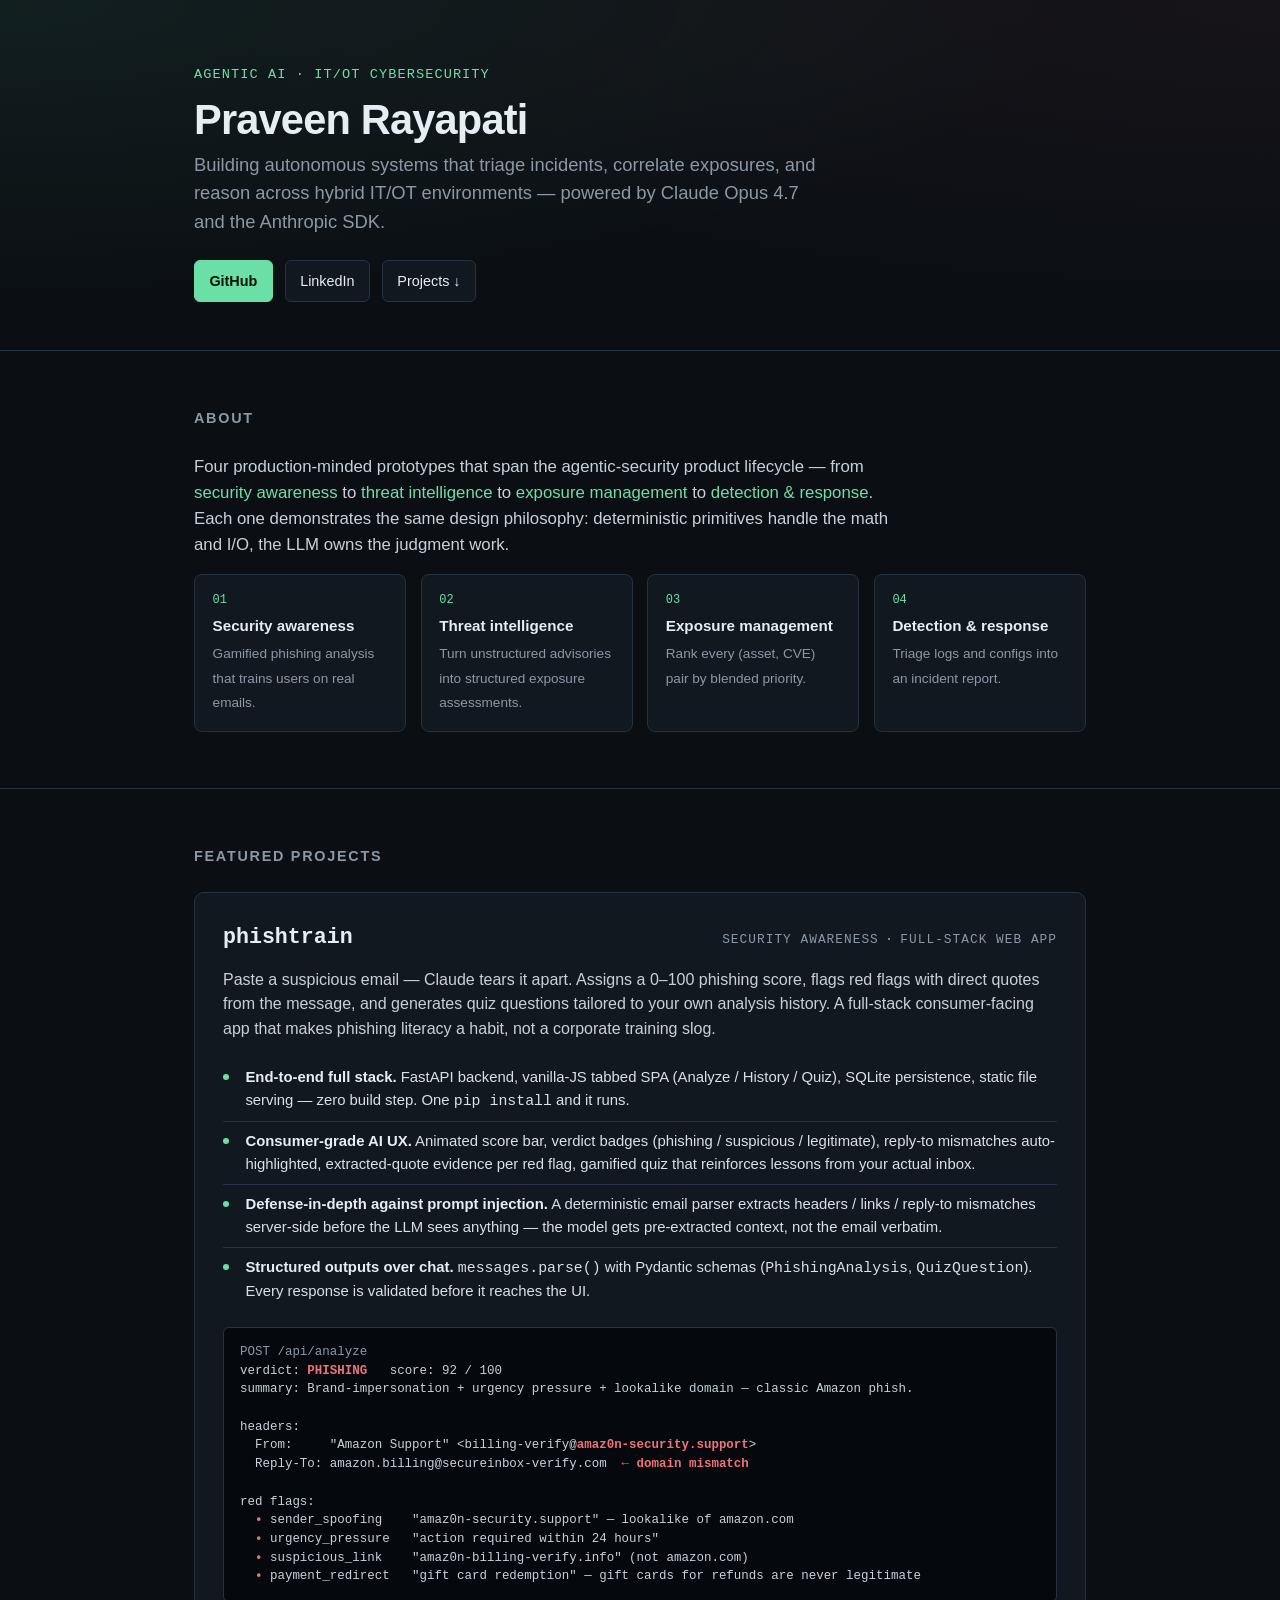
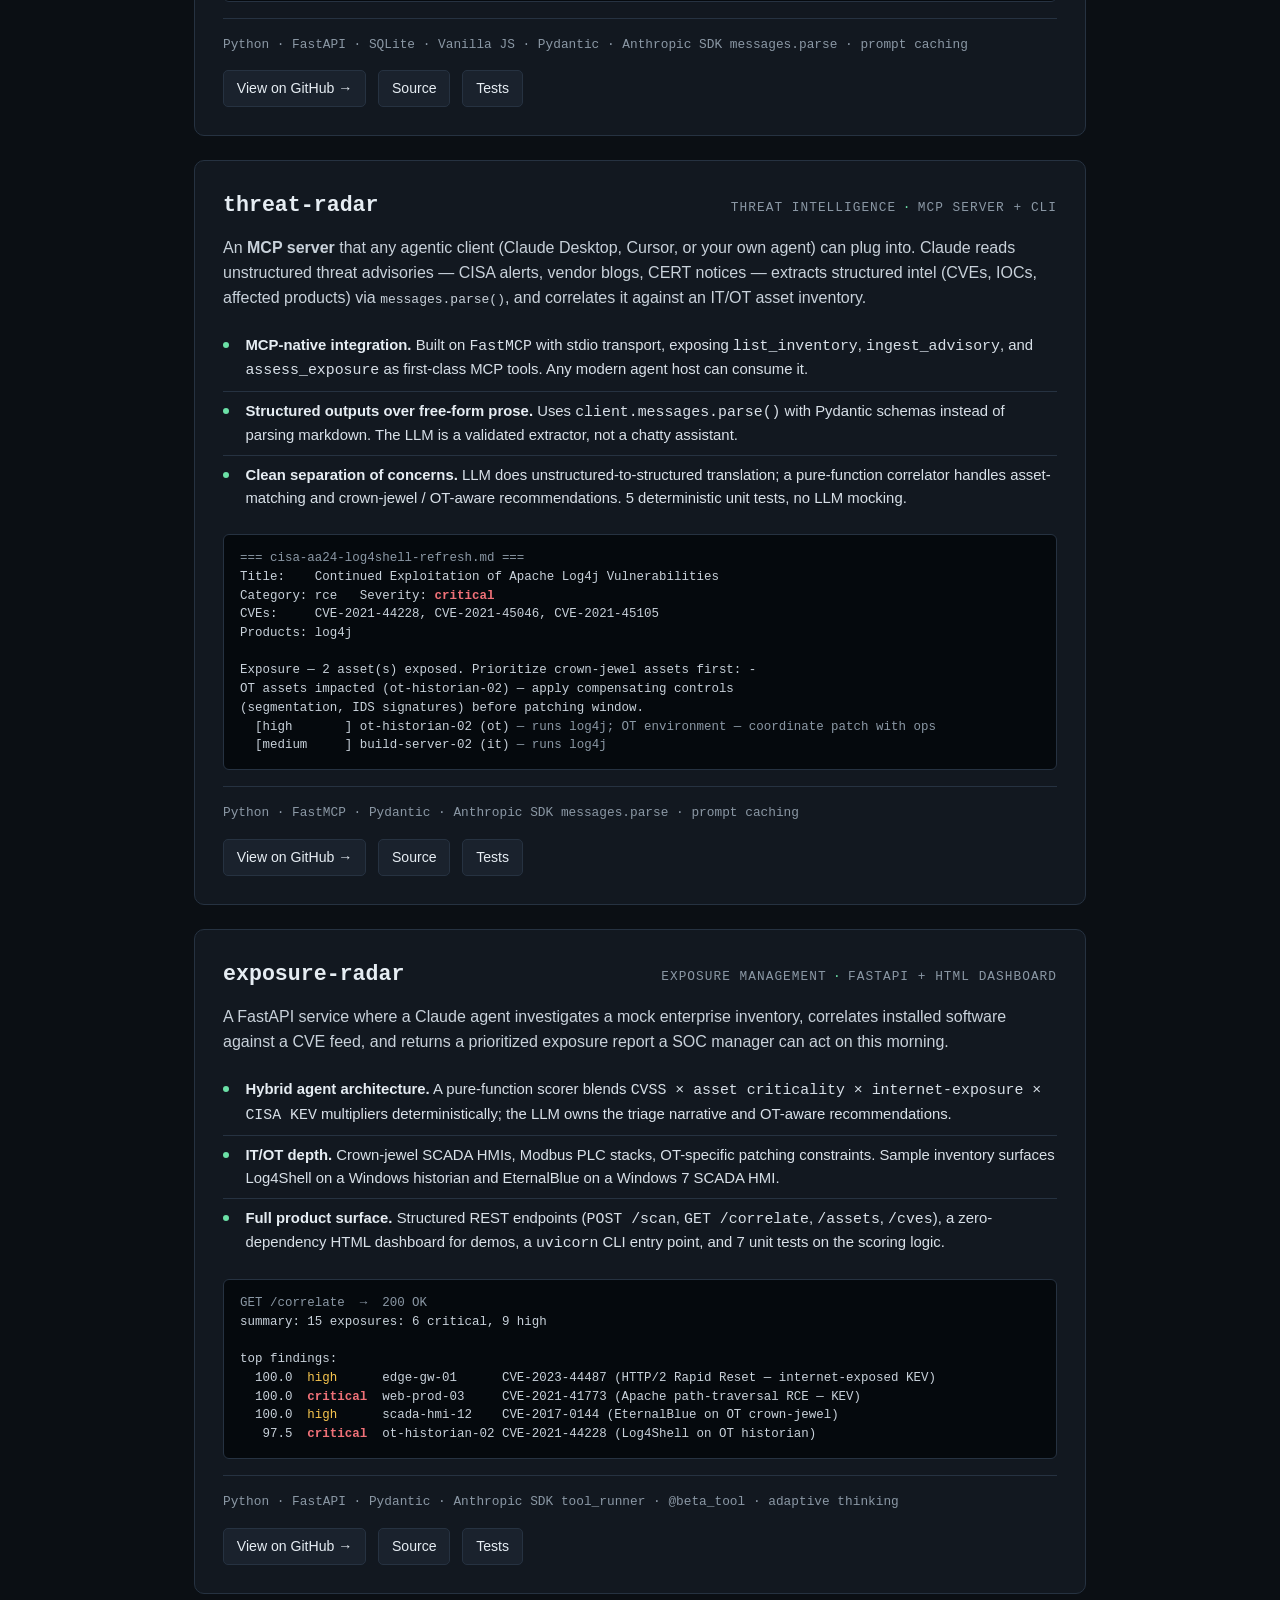
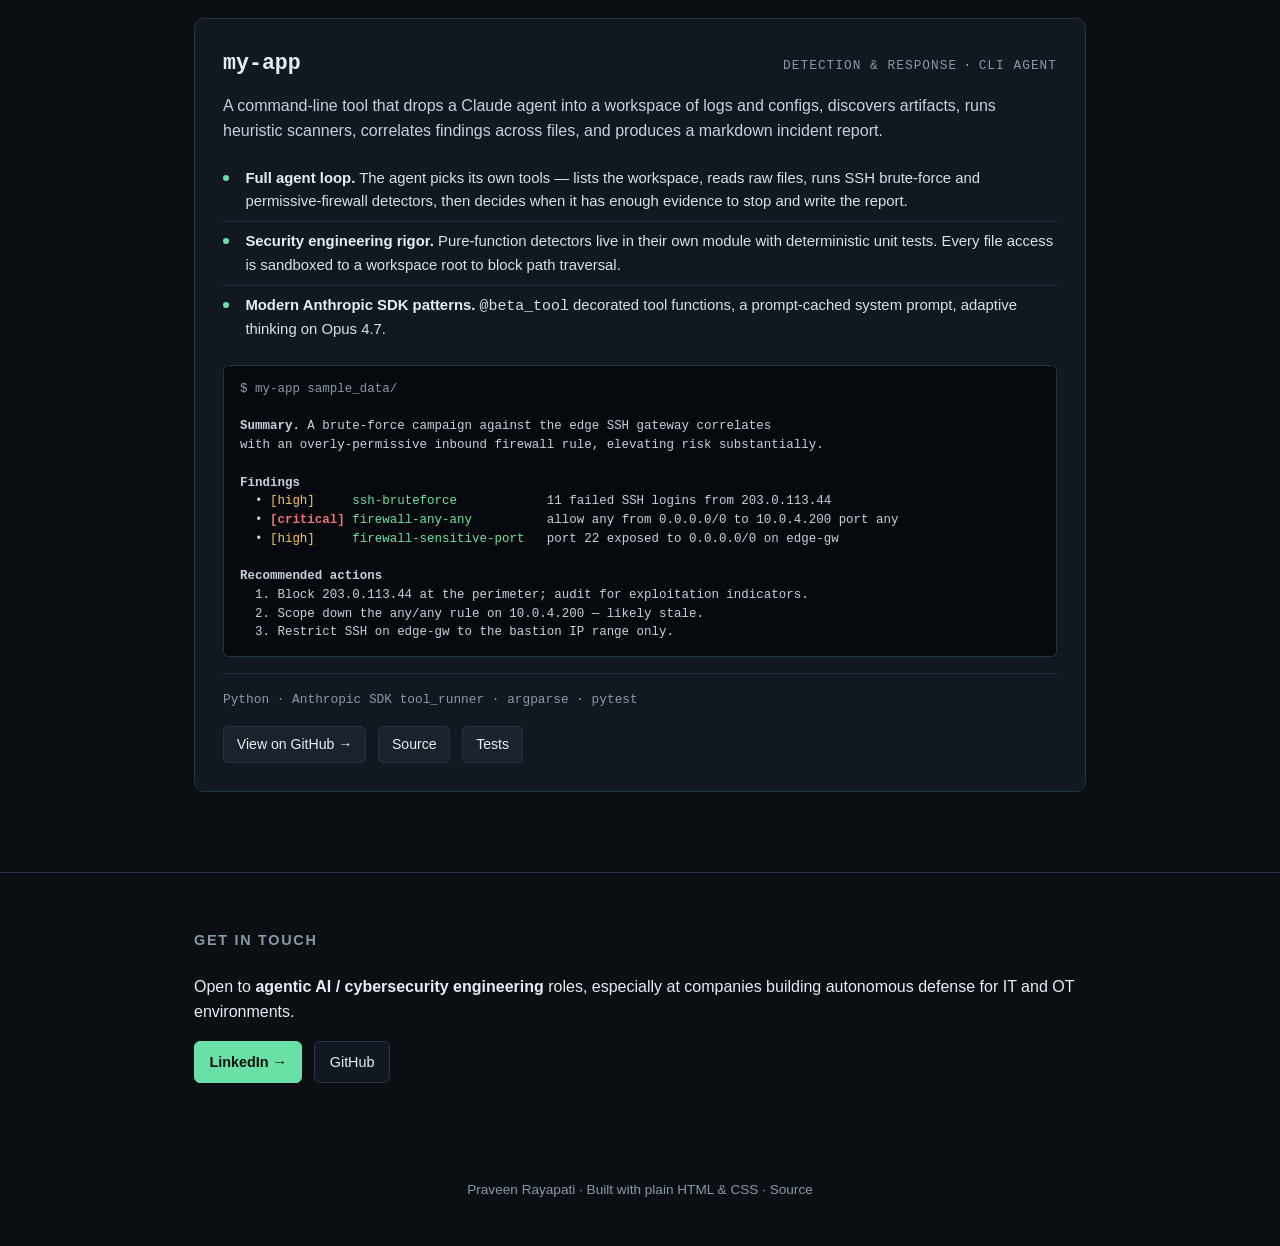
<file: docs/index.html>
<!doctype html>
<html lang="en">
<head>
<meta charset="utf-8">
<meta name="viewport" content="width=device-width, initial-scale=1">
<title>Praveen Rayapati — Agentic AI for IT/OT Cybersecurity</title>
<meta name="description" content="Portfolio of Praveen Rayapati — agentic AI prototypes for IT/OT cybersecurity, built with Claude Opus 4.7 and the Anthropic SDK.">
<style>
  :root {
    --bg: #0b0f14;
    --panel: #121820;
    --panel-2: #1a222d;
    --border: #263241;
    --text: #e6edf3;
    --muted: #8b98a5;
    --accent: #6be0a6;
    --accent-dim: #3a8b66;
    --danger: #f07178;
    --warn: #f9c74f;
    --mono: ui-monospace, SFMono-Regular, Menlo, Monaco, Consolas, monospace;
    --sans: -apple-system, BlinkMacSystemFont, "Segoe UI", Roboto, Helvetica, Arial, sans-serif;
  }
  * { box-sizing: border-box; }
  html, body { margin: 0; padding: 0; }
  body {
    background: var(--bg);
    color: var(--text);
    font-family: var(--sans);
    line-height: 1.55;
    -webkit-font-smoothing: antialiased;
  }
  .wrap { max-width: 940px; margin: 0 auto; padding: 0 1.5rem; }

  /* ---------- hero ---------- */
  header.hero {
    padding: 4rem 0 3rem;
    border-bottom: 1px solid var(--border);
    background:
      radial-gradient(ellipse at top left, rgba(107, 224, 166, 0.08), transparent 60%),
      radial-gradient(ellipse at top right, rgba(240, 113, 120, 0.05), transparent 60%);
  }
  .eyebrow {
    color: var(--accent);
    font-family: var(--mono);
    font-size: 0.85rem;
    letter-spacing: 0.08em;
    text-transform: uppercase;
    margin: 0 0 0.75rem;
  }
  h1 { font-size: 2.6rem; margin: 0 0 0.25rem; letter-spacing: -0.02em; line-height: 1.1; }
  .tagline { font-size: 1.15rem; color: var(--muted); max-width: 640px; margin: 0.5rem 0 1.5rem; }
  nav.links { display: flex; gap: 0.75rem; flex-wrap: wrap; }
  nav.links a {
    display: inline-flex; align-items: center; gap: 0.4rem;
    padding: 0.55rem 0.9rem; border: 1px solid var(--border); border-radius: 6px;
    color: var(--text); text-decoration: none;
    background: var(--panel); font-size: 0.9rem;
    transition: border-color .15s, color .15s, background .15s;
  }
  nav.links a:hover { border-color: var(--accent); color: var(--accent); }
  nav.links a.primary { background: var(--accent); color: #05110a; border-color: var(--accent); font-weight: 600; }
  nav.links a.primary:hover { background: #7beeb6; }

  /* ---------- sections ---------- */
  section { padding: 3.5rem 0; border-bottom: 1px solid var(--border); }
  section:last-of-type { border-bottom: 0; }
  h2 {
    font-size: 0.9rem; text-transform: uppercase; letter-spacing: 0.12em;
    color: var(--muted); margin: 0 0 1.5rem; font-weight: 600;
  }
  h3 {
    font-family: var(--mono); font-size: 1.35rem; margin: 0 0 0.25rem; color: var(--text);
  }
  p { margin: 0 0 1rem; }
  a { color: var(--accent); text-decoration: none; }
  a:hover { text-decoration: underline; }
  .about p { font-size: 1.05rem; max-width: 720px; color: #c8d1da; }
  .about .highlight { color: var(--accent); }

  /* ---------- projects ---------- */
  .project {
    background: var(--panel); border: 1px solid var(--border); border-radius: 10px;
    padding: 1.75rem; margin-bottom: 1.5rem;
    transition: border-color .15s, transform .15s;
  }
  .project:hover { border-color: var(--accent-dim); transform: translateY(-1px); }
  .project-head {
    display: flex; justify-content: space-between; align-items: baseline;
    flex-wrap: wrap; gap: 0.5rem; margin-bottom: 0.5rem;
  }
  .pillar {
    font-family: var(--mono); font-size: 0.8rem; color: var(--muted);
    text-transform: uppercase; letter-spacing: 0.08em;
  }
  .pillar .dot { color: var(--accent); margin: 0 0.4rem; }
  .lede { color: #c8d1da; margin: 0.6rem 0 1rem; }
  .what-it-shows { margin: 1rem 0; padding-left: 0; list-style: none; }
  .what-it-shows li {
    padding: 0.5rem 0 0.5rem 1.4rem; position: relative;
    border-top: 1px solid var(--border); font-size: 0.93rem; color: #d8e0e8;
  }
  .what-it-shows li:first-child { border-top: 0; }
  .what-it-shows li::before {
    content: ""; position: absolute; left: 0; top: 1rem;
    width: 6px; height: 6px; border-radius: 50%; background: var(--accent);
  }
  .what-it-shows b { color: var(--text); }
  .stack {
    font-family: var(--mono); font-size: 0.8rem; color: var(--muted);
    padding-top: 1rem; border-top: 1px solid var(--border); margin-top: 1rem;
  }
  .project-links { margin-top: 1rem; display: flex; gap: 0.75rem; flex-wrap: wrap; }
  .project-links a {
    font-size: 0.88rem; padding: 0.4rem 0.8rem; border: 1px solid var(--border);
    border-radius: 5px; color: var(--text); background: var(--panel-2);
  }
  .project-links a:hover { border-color: var(--accent); color: var(--accent); text-decoration: none; }

  /* ---------- sample output ---------- */
  .sample {
    background: #05090d; border: 1px solid var(--border); border-radius: 6px;
    padding: 0.9rem 1rem; font-family: var(--mono); font-size: 0.78rem;
    color: #c8d1da; margin: 1rem 0 0; overflow-x: auto; line-height: 1.5;
  }
  .sample .sev-crit { color: var(--danger); font-weight: 600; }
  .sample .sev-high { color: var(--warn); }
  .sample .ok { color: var(--accent); }
  .sample .muted { color: var(--muted); }

  /* ---------- pillars grid ---------- */
  .pillars {
    display: grid; grid-template-columns: repeat(auto-fit, minmax(200px, 1fr));
    gap: 0.9rem; margin: 1rem 0 0;
  }
  .pillar-card {
    background: var(--panel); border: 1px solid var(--border); border-radius: 8px;
    padding: 1rem 1.1rem;
  }
  .pillar-card .num {
    font-family: var(--mono); font-size: 0.75rem; color: var(--accent);
    display: block; margin-bottom: 0.3rem;
  }
  .pillar-card strong { font-size: 0.95rem; display: block; margin-bottom: 0.2rem; }
  .pillar-card span { font-size: 0.85rem; color: var(--muted); }

  /* ---------- footer ---------- */
  footer { padding: 2.5rem 0; color: var(--muted); font-size: 0.85rem; text-align: center; }
  footer a { color: var(--muted); }
  footer a:hover { color: var(--accent); }

  @media (max-width: 600px) {
    h1 { font-size: 2rem; }
    header.hero { padding: 3rem 0 2rem; }
    section { padding: 2.5rem 0; }
    .project { padding: 1.25rem; }
  }
</style>
</head>
<body>

<header class="hero">
  <div class="wrap">
    <p class="eyebrow">Agentic AI · IT/OT Cybersecurity</p>
    <h1>Praveen Rayapati</h1>
    <p class="tagline">
      Building autonomous systems that triage incidents, correlate exposures, and reason across hybrid IT/OT environments — powered by Claude Opus 4.7 and the Anthropic SDK.
    </p>
    <nav class="links">
      <a class="primary" href="https://github.com/imsatya07" target="_blank" rel="noopener">GitHub</a>
      <a href="https://www.linkedin.com/in/praveen-rayapati-293384313/" target="_blank" rel="noopener">LinkedIn</a>
      <a href="#projects">Projects ↓</a>
    </nav>
  </div>
</header>

<section class="about">
  <div class="wrap">
    <h2>About</h2>
    <p>
      Four production-minded prototypes that span the agentic-security product lifecycle — from <span class="highlight">security awareness</span> to <span class="highlight">threat intelligence</span> to <span class="highlight">exposure management</span> to <span class="highlight">detection &amp; response</span>. Each one demonstrates the same design philosophy: deterministic primitives handle the math and I/O, the LLM owns the judgment work.
    </p>
    <div class="pillars">
      <div class="pillar-card">
        <span class="num">01</span>
        <strong>Security awareness</strong>
        <span>Gamified phishing analysis that trains users on real emails.</span>
      </div>
      <div class="pillar-card">
        <span class="num">02</span>
        <strong>Threat intelligence</strong>
        <span>Turn unstructured advisories into structured exposure assessments.</span>
      </div>
      <div class="pillar-card">
        <span class="num">03</span>
        <strong>Exposure management</strong>
        <span>Rank every (asset, CVE) pair by blended priority.</span>
      </div>
      <div class="pillar-card">
        <span class="num">04</span>
        <strong>Detection &amp; response</strong>
        <span>Triage logs and configs into an incident report.</span>
      </div>
    </div>
  </div>
</section>

<section id="projects">
  <div class="wrap">
    <h2>Featured projects</h2>

    <!-- phishtrain -->
    <article class="project">
      <div class="project-head">
        <h3>phishtrain</h3>
        <span class="pillar">Security awareness<span class="dot">·</span>Full-stack web app</span>
      </div>
      <p class="lede">
        Paste a suspicious email — Claude tears it apart. Assigns a 0–100 phishing score, flags red flags with direct quotes from the message, and generates quiz questions tailored to your own analysis history. A full-stack consumer-facing app that makes phishing literacy a habit, not a corporate training slog.
      </p>
      <ul class="what-it-shows">
        <li><b>End-to-end full stack.</b> FastAPI backend, vanilla-JS tabbed SPA (Analyze / History / Quiz), SQLite persistence, static file serving — zero build step. One <code>pip install</code> and it runs.</li>
        <li><b>Consumer-grade AI UX.</b> Animated score bar, verdict badges (phishing / suspicious / legitimate), reply-to mismatches auto-highlighted, extracted-quote evidence per red flag, gamified quiz that reinforces lessons from your actual inbox.</li>
        <li><b>Defense-in-depth against prompt injection.</b> A deterministic email parser extracts headers / links / reply-to mismatches server-side before the LLM sees anything — the model gets pre-extracted context, not the email verbatim.</li>
        <li><b>Structured outputs over chat.</b> <code>messages.parse()</code> with Pydantic schemas (<code>PhishingAnalysis</code>, <code>QuizQuestion</code>). Every response is validated before it reaches the UI.</li>
      </ul>
      <pre class="sample"><span class="muted">POST /api/analyze</span>
verdict: <span class="sev-crit">PHISHING</span>   score: 92 / 100
summary: Brand-impersonation + urgency pressure + lookalike domain — classic Amazon phish.

headers:
  From:     "Amazon Support" &lt;billing-verify@<span class="sev-crit">amaz0n-security.support</span>&gt;
  Reply-To: amazon.billing@secureinbox-verify.com  <span class="sev-crit">← domain mismatch</span>

red flags:
  <span class="sev-crit">•</span> sender_spoofing    "amaz0n-security.support" — lookalike of amazon.com
  <span class="sev-crit">•</span> urgency_pressure   "action required within 24 hours"
  <span class="sev-crit">•</span> suspicious_link    "amaz0n-billing-verify.info" (not amazon.com)
  <span class="sev-crit">•</span> payment_redirect   "gift card redemption" — gift cards for refunds are never legitimate</pre>
      <div class="stack">Python · FastAPI · SQLite · Vanilla JS · Pydantic · Anthropic SDK messages.parse · prompt caching</div>
      <div class="project-links">
        <a href="https://github.com/imsatya07/imsatya07/tree/main/phishtrain" target="_blank" rel="noopener">View on GitHub →</a>
        <a href="https://github.com/imsatya07/imsatya07/tree/main/phishtrain/src/phishtrain" target="_blank" rel="noopener">Source</a>
        <a href="https://github.com/imsatya07/imsatya07/tree/main/phishtrain/tests" target="_blank" rel="noopener">Tests</a>
      </div>
    </article>

    <!-- threat-radar -->
    <article class="project">
      <div class="project-head">
        <h3>threat-radar</h3>
        <span class="pillar">Threat intelligence<span class="dot">·</span>MCP server + CLI</span>
      </div>
      <p class="lede">
        An <strong>MCP server</strong> that any agentic client (Claude Desktop, Cursor, or your own agent) can plug into. Claude reads unstructured threat advisories — CISA alerts, vendor blogs, CERT notices — extracts structured intel (CVEs, IOCs, affected products) via <code>messages.parse()</code>, and correlates it against an IT/OT asset inventory.
      </p>
      <ul class="what-it-shows">
        <li><b>MCP-native integration.</b> Built on <code>FastMCP</code> with stdio transport, exposing <code>list_inventory</code>, <code>ingest_advisory</code>, and <code>assess_exposure</code> as first-class MCP tools. Any modern agent host can consume it.</li>
        <li><b>Structured outputs over free-form prose.</b> Uses <code>client.messages.parse()</code> with Pydantic schemas instead of parsing markdown. The LLM is a validated extractor, not a chatty assistant.</li>
        <li><b>Clean separation of concerns.</b> LLM does unstructured-to-structured translation; a pure-function correlator handles asset-matching and crown-jewel / OT-aware recommendations. 5 deterministic unit tests, no LLM mocking.</li>
      </ul>
      <pre class="sample"><span class="muted">=== cisa-aa24-log4shell-refresh.md ===</span>
Title:    Continued Exploitation of Apache Log4j Vulnerabilities
Category: rce   Severity: <span class="sev-crit">critical</span>
CVEs:     CVE-2021-44228, CVE-2021-45046, CVE-2021-45105
Products: log4j

Exposure — 2 asset(s) exposed. Prioritize crown-jewel assets first: -
OT assets impacted (ot-historian-02) — apply compensating controls
(segmentation, IDS signatures) before patching window.
  [high       ] ot-historian-02 (ot) <span class="muted">— runs log4j; OT environment — coordinate patch with ops</span>
  [medium     ] build-server-02 (it) <span class="muted">— runs log4j</span></pre>
      <div class="stack">Python · FastMCP · Pydantic · Anthropic SDK messages.parse · prompt caching</div>
      <div class="project-links">
        <a href="https://github.com/imsatya07/imsatya07/tree/main/threat-radar" target="_blank" rel="noopener">View on GitHub →</a>
        <a href="https://github.com/imsatya07/imsatya07/tree/main/threat-radar/src/threat_radar" target="_blank" rel="noopener">Source</a>
        <a href="https://github.com/imsatya07/imsatya07/blob/main/threat-radar/tests/test_correlator.py" target="_blank" rel="noopener">Tests</a>
      </div>
    </article>

    <!-- exposure-radar -->
    <article class="project">
      <div class="project-head">
        <h3>exposure-radar</h3>
        <span class="pillar">Exposure management<span class="dot">·</span>FastAPI + HTML dashboard</span>
      </div>
      <p class="lede">
        A FastAPI service where a Claude agent investigates a mock enterprise inventory, correlates installed software against a CVE feed, and returns a prioritized exposure report a SOC manager can act on this morning.
      </p>
      <ul class="what-it-shows">
        <li><b>Hybrid agent architecture.</b> A pure-function scorer blends <code>CVSS × asset criticality × internet-exposure × CISA KEV</code> multipliers deterministically; the LLM owns the triage narrative and OT-aware recommendations.</li>
        <li><b>IT/OT depth.</b> Crown-jewel SCADA HMIs, Modbus PLC stacks, OT-specific patching constraints. Sample inventory surfaces Log4Shell on a Windows historian and EternalBlue on a Windows 7 SCADA HMI.</li>
        <li><b>Full product surface.</b> Structured REST endpoints (<code>POST /scan</code>, <code>GET /correlate</code>, <code>/assets</code>, <code>/cves</code>), a zero-dependency HTML dashboard for demos, a <code>uvicorn</code> CLI entry point, and 7 unit tests on the scoring logic.</li>
      </ul>
      <pre class="sample"><span class="muted">GET /correlate  →  200 OK</span>
summary: 15 exposures: 6 critical, 9 high

top findings:
  100.0  <span class="sev-high">high    </span>  edge-gw-01      CVE-2023-44487 (HTTP/2 Rapid Reset — internet-exposed KEV)
  100.0  <span class="sev-crit">critical</span>  web-prod-03     CVE-2021-41773 (Apache path-traversal RCE — KEV)
  100.0  <span class="sev-high">high    </span>  scada-hmi-12    CVE-2017-0144 (EternalBlue on OT crown-jewel)
   97.5  <span class="sev-crit">critical</span>  ot-historian-02 CVE-2021-44228 (Log4Shell on OT historian)</pre>
      <div class="stack">Python · FastAPI · Pydantic · Anthropic SDK tool_runner · @beta_tool · adaptive thinking</div>
      <div class="project-links">
        <a href="https://github.com/imsatya07/imsatya07/tree/main/exposure-radar" target="_blank" rel="noopener">View on GitHub →</a>
        <a href="https://github.com/imsatya07/imsatya07/tree/main/exposure-radar/src/exposure_radar" target="_blank" rel="noopener">Source</a>
        <a href="https://github.com/imsatya07/imsatya07/blob/main/exposure-radar/tests/test_correlator.py" target="_blank" rel="noopener">Tests</a>
      </div>
    </article>

    <!-- my-app -->
    <article class="project">
      <div class="project-head">
        <h3>my-app</h3>
        <span class="pillar">Detection &amp; response<span class="dot">·</span>CLI agent</span>
      </div>
      <p class="lede">
        A command-line tool that drops a Claude agent into a workspace of logs and configs, discovers artifacts, runs heuristic scanners, correlates findings across files, and produces a markdown incident report.
      </p>
      <ul class="what-it-shows">
        <li><b>Full agent loop.</b> The agent picks its own tools — lists the workspace, reads raw files, runs SSH brute-force and permissive-firewall detectors, then decides when it has enough evidence to stop and write the report.</li>
        <li><b>Security engineering rigor.</b> Pure-function detectors live in their own module with deterministic unit tests. Every file access is sandboxed to a workspace root to block path traversal.</li>
        <li><b>Modern Anthropic SDK patterns.</b> <code>@beta_tool</code> decorated tool functions, a prompt-cached system prompt, adaptive thinking on Opus 4.7.</li>
      </ul>
      <pre class="sample"><span class="muted">$ my-app sample_data/</span>

<b>Summary.</b> A brute-force campaign against the edge SSH gateway correlates
with an overly-permissive inbound firewall rule, elevating risk substantially.

<b>Findings</b>
  • <span class="sev-high">[high]</span>     <span class="ok">ssh-bruteforce</span>            11 failed SSH logins from 203.0.113.44
  • <span class="sev-crit">[critical]</span> <span class="ok">firewall-any-any</span>          allow any from 0.0.0.0/0 to 10.0.4.200 port any
  • <span class="sev-high">[high]</span>     <span class="ok">firewall-sensitive-port</span>   port 22 exposed to 0.0.0.0/0 on edge-gw

<b>Recommended actions</b>
  1. Block 203.0.113.44 at the perimeter; audit for exploitation indicators.
  2. Scope down the any/any rule on 10.0.4.200 — likely stale.
  3. Restrict SSH on edge-gw to the bastion IP range only.</pre>
      <div class="stack">Python · Anthropic SDK tool_runner · argparse · pytest</div>
      <div class="project-links">
        <a href="https://github.com/imsatya07/imsatya07/tree/main/my-app" target="_blank" rel="noopener">View on GitHub →</a>
        <a href="https://github.com/imsatya07/imsatya07/tree/main/my-app/src/my_app" target="_blank" rel="noopener">Source</a>
        <a href="https://github.com/imsatya07/imsatya07/blob/main/my-app/tests/test_detectors.py" target="_blank" rel="noopener">Tests</a>
      </div>
    </article>

  </div>
</section>

<section>
  <div class="wrap">
    <h2>Get in touch</h2>
    <p>
      Open to <strong>agentic AI / cybersecurity engineering</strong> roles, especially at companies building autonomous defense for IT and OT environments.
    </p>
    <nav class="links">
      <a class="primary" href="https://www.linkedin.com/in/praveen-rayapati-293384313/" target="_blank" rel="noopener">LinkedIn →</a>
      <a href="https://github.com/imsatya07" target="_blank" rel="noopener">GitHub</a>
    </nav>
  </div>
</section>

<footer>
  <div class="wrap">
    <p>Praveen Rayapati · Built with plain HTML &amp; CSS · <a href="https://github.com/imsatya07/imsatya07/blob/main/docs/index.html">Source</a></p>
  </div>
</footer>

</body>
</html>
</file>
